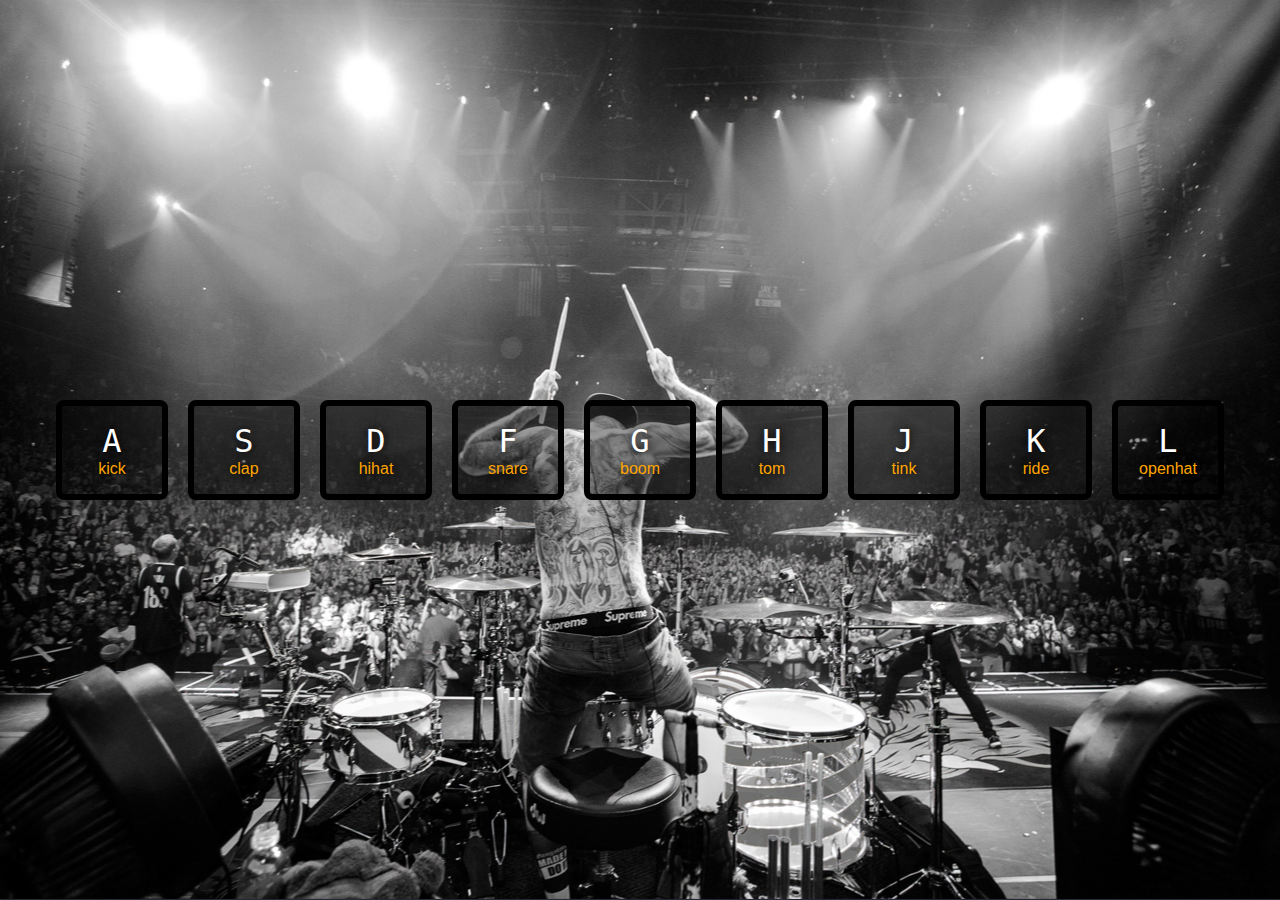
<file: 01_JavaScript_Project/index.html>
<!DOCTYPE html>
<html lang="en">
<head>
  <meta charset="UTF-8">
  <meta name="viewport" content="width=device-width, initial-scale=1.0">
  <title>JavaScript Drum Kit</title>
  <link rel="stylesheet" href="stye.css">
  <link rel="icon" href="https://fav.farm/✅" />
</head>
<body>

  <div class="keys">
    <div data-key="65" class="key">
      <kbd>A</kbd>
      <span class="sound">kick</span>
    </div>
    <div data-key="83" class="key">
      <kbd>S</kbd>
      <span class="sound">clap</span>
    </div>
    <div data-key="68" class="key">
      <kbd>D</kbd>
      <span class="sound">hihat</span>
    </div>
    <div data-key="70" class="key">
      <kbd>F</kbd>
      <span class="sound">snare</span>
    </div>
    <div data-key="71" class="key">
      <kbd>G</kbd>
      <span class="sound">boom</span>
    </div>
    <div data-key="72" class="key">
      <kbd>H</kbd>
      <span class="sound">tom</span>
    </div>    
    <div data-key="74" class="key">
      <kbd>J</kbd>
      <span class="sound">tink</span>
    </div>
    <div data-key="75" class="key">
      <kbd>K</kbd>
      <span class="sound">ride</span>
    </div>
      <div data-key="76" class="key">
      <kbd>L</kbd>
      <span class="sound">openhat</span>
    </div>
  </div>


  <audio data-key="65" src="sounds/01 - JavaScript Drum Kit_sounds_kick.wav"></audio>
  <audio data-key="83" src="sounds/01 - JavaScript Drum Kit_sounds_clap.wav"></audio>
  <audio data-key="68" src="sounds/01 - JavaScript Drum Kit_sounds_hihat.wav"></audio>
  <audio data-key="70" src="sounds/01 - JavaScript Drum Kit_sounds_snare.wav"></audio>
  <audio data-key="71" src="sounds/01 - JavaScript Drum Kit_sounds_boom.wav"></audio>
  <audio data-key="72" src="sounds/01 - JavaScript Drum Kit_sounds_tom.wav"></audio>
  <audio data-key="74" src="sounds/01 - JavaScript Drum Kit_sounds_tink.wav"></audio>
  <audio data-key="75" src="sounds/01 - JavaScript Drum Kit_sounds_ride.wav"></audio>
  <audio data-key="76" src="sounds/01 - JavaScript Drum Kit_sounds_openhat.wav"></audio>


  <script src="drumkit.js"> </script>
</body>
</html>
</file>
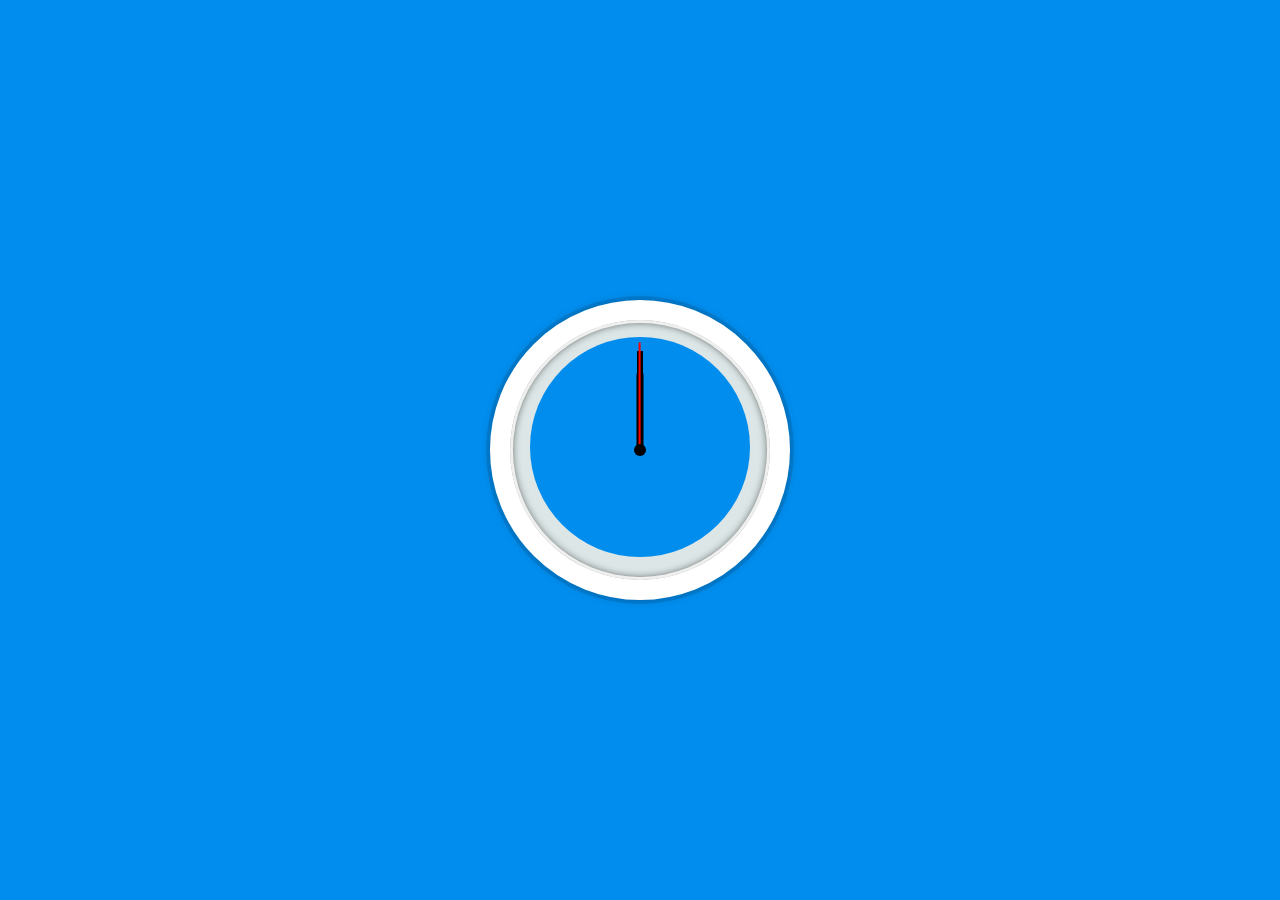
<file: 02_JavaScript_Clock-Project/index.html>
<!DOCTYPE html>
<html lang="en">
<head>
  <meta charset="UTF-8">
  <meta name="viewport" content="width=device-width, initial-scale=1.0">
  <title>CSS+JS Clock Project</title>
  <link rel="stylesheet" href="style.css">
  <link rel="icon" href="https://fav.farm/🔥" />
</head>
<body>
  <div class="clock">
    <div class="clock-face">
      <div class="hand hour-hand"></div>
      <div class="hand min-hand"></div>
      <div class="hand sec-hand"></div>
    </div>
  </div>

  <script src="clock.js"></script>
</body>
</html>
</file>
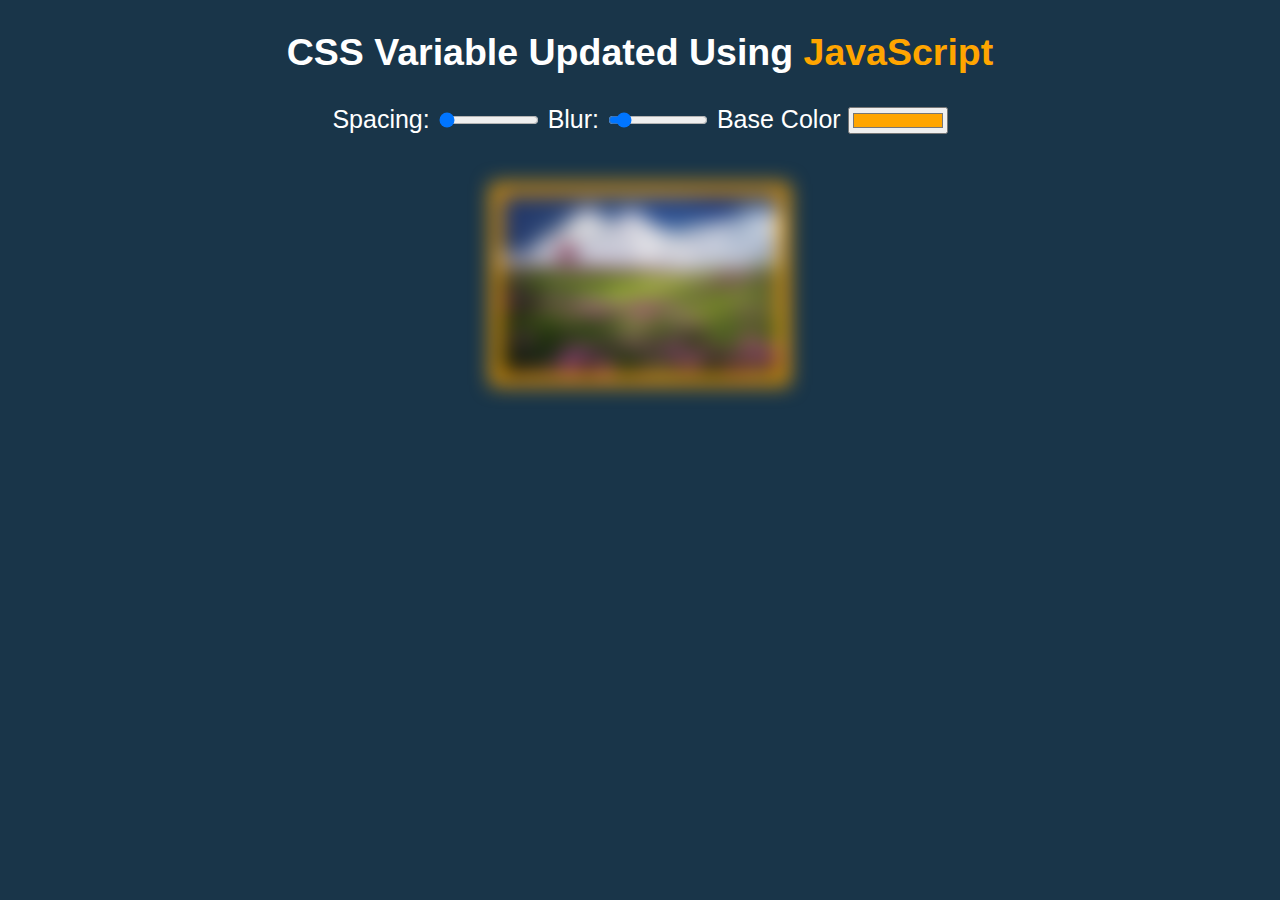
<file: 03_JavaScript_CSS-Variable-Update/index.html>
<!DOCTYPE html>
<html lang="en">
<head>
  <meta charset="UTF-8">
  <meta name="viewport" content="width=device-width, initial-scale=1.0">
  <title>CSS Variable Updated by JS </title>
  <link rel="stylesheet" href="style.css">
</head>
<body>
  <h2>CSS Variable Updated Using <span>JavaScript</span></h2>

  <div class="container">
    <label for="spacing">Spacing: </label>
    <input 
      type="range" 
      name="spacing" 
      value="10" 
      id="spacing" 
      min="10" 
      max="300" 
      data-sizing="px"
    >

    <label for="blur">Blur: </label>
    <input 
      type="range" 
      name="blur" 
      value="10" 
      id="blur" 
      min="0" 
      max="100" 
      data-sizing="px"
    >

    <label for="base">Base Color</label>
    <input 
      type="color" 
      name="base" 
      value="#FFA500" 
      id="base" 
    >
  </div>
  <img src="images.jpg">
  <script src="CssVariable.js"></script>
</body>
</html>
</file>
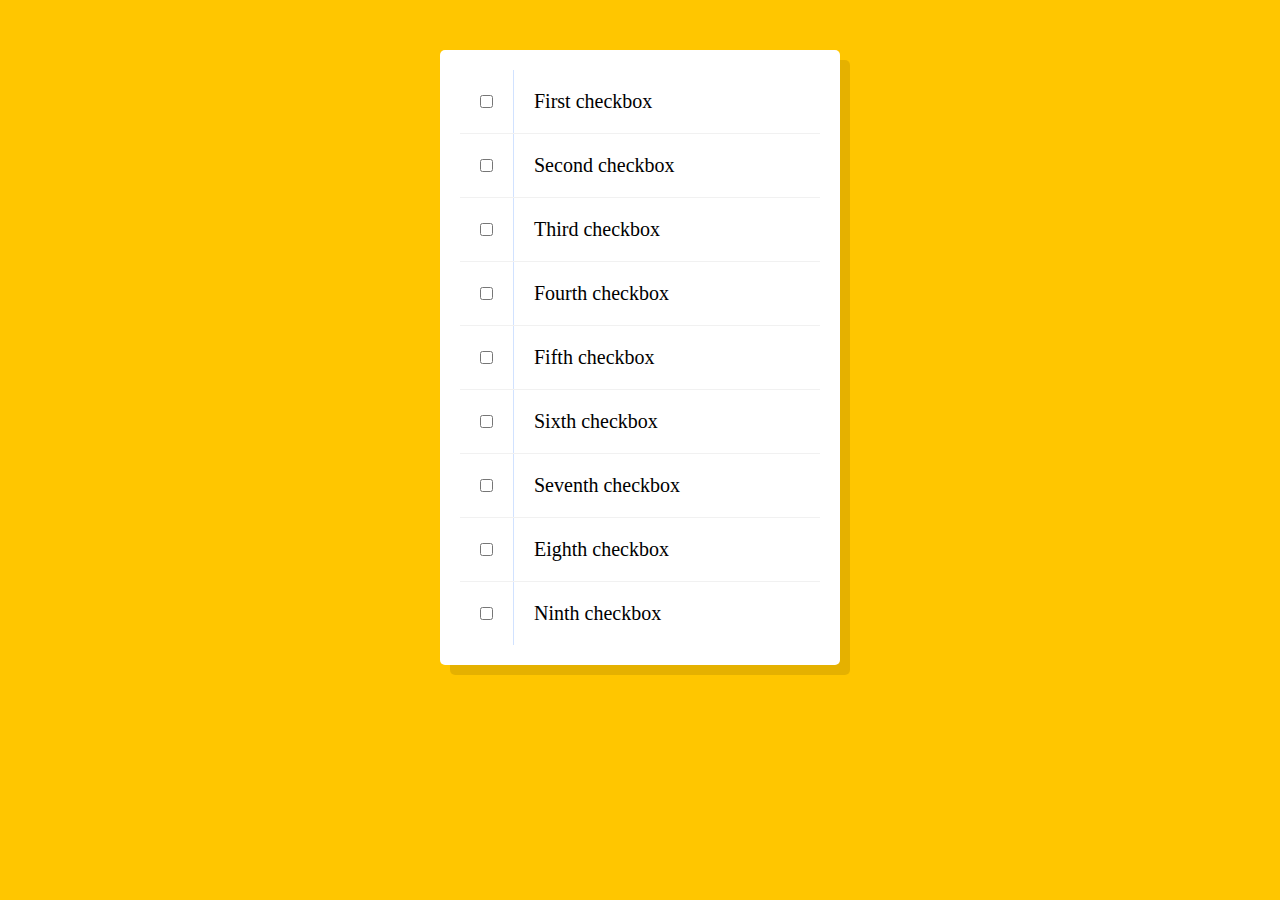
<file: 04_JavaScript_HoldShiftAndCheckCheckboxes/index.html>
<!DOCTYPE html>
<html lang="en">
<head>
  <meta charset="UTF-8">
  <meta name="viewport" content="width=device-width, initial-scale=1.0">
  <title>Hold Shift and Check Checkboxes</title>
  <link rel="stylesheet" href="style.css">
</head>
<body>
  <div class="inbox">
    <div class="item">
      <input type="checkbox">
      <p>First checkbox</p>
    </div>
    <div class="item">
      <input type="checkbox">
      <p>Second checkbox</p>
    </div>
    <div class="item">
      <input type="checkbox">
      <p>Third checkbox</p>
    </div>
    <div class="item">
      <input type="checkbox">
      <p>Fourth checkbox</p>
    </div>
    <div class="item">
      <input type="checkbox">
      <p>Fifth checkbox</p>
    </div>
        <div class="item">
      <input type="checkbox">
      <p>Sixth checkbox</p>
    </div>
        <div class="item">
      <input type="checkbox">
      <p>Seventh checkbox</p>
    </div>
        <div class="item">
      <input type="checkbox">
      <p>Eighth checkbox</p>
    </div>
        <div class="item">
      <input type="checkbox">
      <p>Ninth checkbox</p>
    </div>
  </div>

  <script src="checkCheckboxes.js"></script>
</body>
</html>
</file>
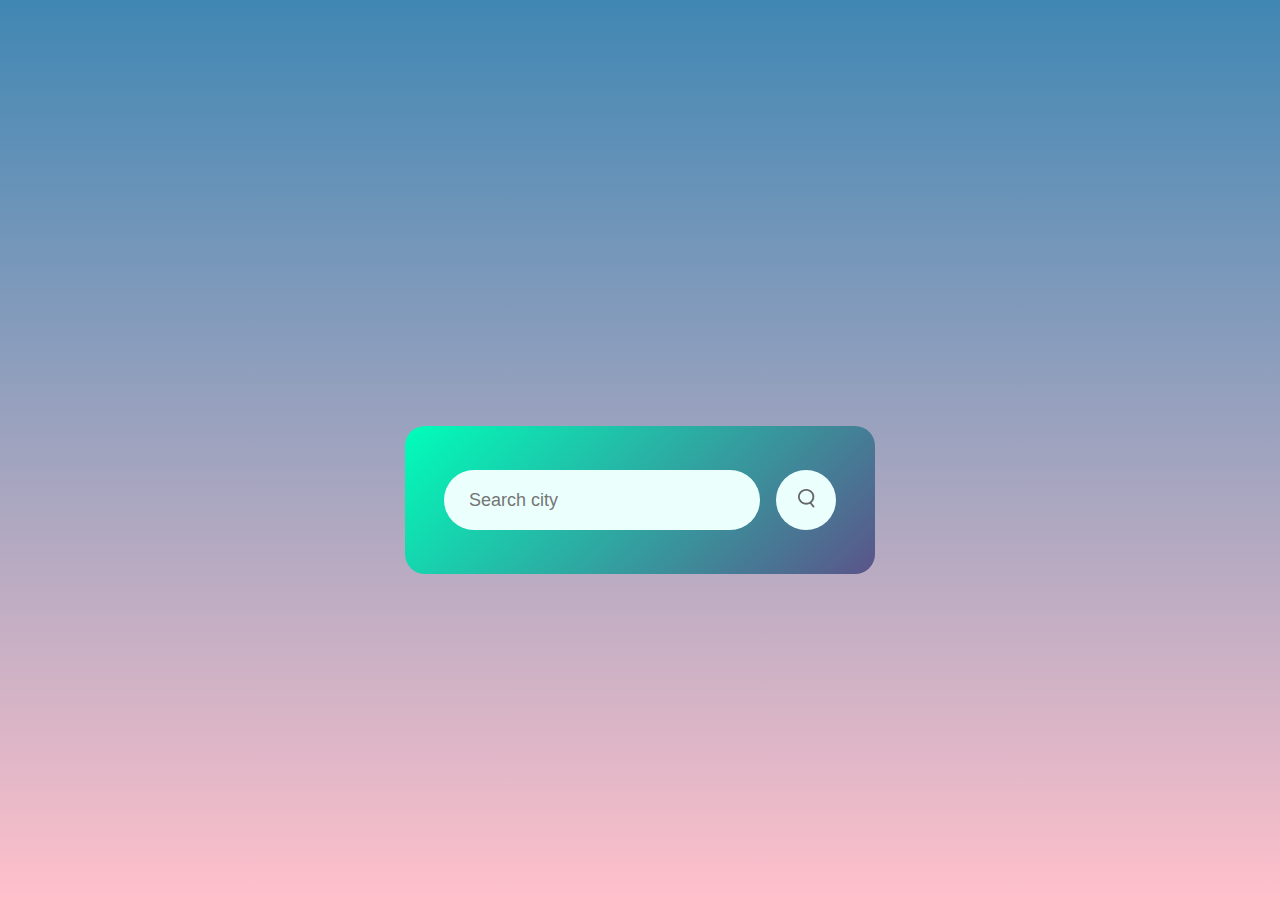
<file: 05_JS_WeatherUpdate_Project/index.html>
<!DOCTYPE html>
<html lang="en">
<head>
  <meta charset="UTF-8">
  <meta name="viewport" content="width=device-width, initial-scale=1.0">
  <title>Weather App</title>
  <link rel="stylesheet" href="style.css">
</head>
<body>
  <div class="container">
    <div class="searchbar">
      <input type="search" id="find" name="city" placeholder="Search city" spellcheck="false">
      <button><img src="Images/search.png"></button>
    </div>

    <div class="weather">
      <img src="Images/drizzle.png" class="weather-icon">
      <h1 class="temp">20°c</h1>
      <h2 class="cityName">Noida</h2>

      <div class="details">
        <div class="col">
          <img src="Images/humidity.png">
          <div>
            <p class="humidity">75%</p>
            <p>Humidity</p>
          </div>
        </div>

        <div class="col">
          <img src="Images/wind.png">
          <div>
            <p class="wind">12 km/h</p>
            <p>Wind Speed</p>
          </div>
        </div>
      </div>
    </div>
  </div>

  <script src="weather.js"></script>
</body>
</html>
</file>
<file: 01_JavaScript_Project/stye.css>
*{
  margin: 0;
  padding: 0;
  box-sizing: border-box; 
}

body{
  background: url("DrumKit-Background.png") bottom center;
  font-family: sans-serif;
}

.keys{
  min-width: 100vw;
  min-height: 100vh;
  display: flex;
  flex: 1;
  justify-content: center;
  align-items: center;
  gap: 20px;
}

.key{
  border: .4rem solid black;
  border-radius: .5rem;
  font-size: 1em;
  padding: 1rem .5rem;
  width: 7rem;
  text-align: center;
  color: orange;
  background: rgba(0,0,0,0.4);
  text-shadow: 0 0 .5rem black;
  transition: all 0.07s;
}

kbd{
  display: block;
  font-size: 2rem;
  color: white;
}

.playing{
  transform: scale(1.1);
  border-color: #ffc700;
  box-shadow: 0 0 1rem #ffc700;
}
</file>
<file: 02_JavaScript_Clock-Project/style.css>
*{
  padding: 0;
  margin: 0;
  box-sizing: border-box;
  background:  #018DED url(https://unsplash.it/1500/1000?image=881&blur=5);
  background-size: cover;
  font-family: 'helvetica neue';
  text-align: center;
  font-size: 10px;
}

body{
  display: flex;
  flex: 1;
  min-height: 100vh;
  align-items: center;
  font-size: 2rem;
}

.clock{
  width: 30rem;
  height: 30rem;
  background-color: rgba(220,230,230,1);
  border: 20px solid white;
  border-radius: 50%;
  margin: 50px auto;
  position: relative;
  padding: 2rem;
  box-shadow:
    0 0 0 4px rgba(0,0,0,0.1),
    inset 0 0 0 3px #EFEFEF,
    inset 0 0 10px black,
    0 0 10px rgba(0,0,0,0.2);
}

.clock-face{
  position: relative;
  width: 100%;
  height: 100%;
  border-radius: 50%;
  transform: translateY(-3px); 
}

.hand{
  background: black;
  height: 6px;
  position: absolute;
  top: 50%;
  right: 50%;
  transform-origin: 100%;
  transform: rotate(90deg);
  transition: all 0.05s;
  transition-timing-function: cubic-bezier(0.1, 2.7, 0.58, 1);
}

.hour-hand{
  width: 35%;
  height: 7px;
}

.min-hand{
  width: 45%;
  height: 6px;
}

.sec-hand {
  width: 48%;
  height: 2px;
  background: red;
}

.clock::after {
  content: "";
  width: 12px;
  height: 12px;
  background: black;
  border-radius: 50%;
  position: absolute;
  top: 50%;
  left: 50%;
  transform: translate(-50%, -50%);
}


.no-transition {
  transition: none !important;
}
</file>
<file: 03_JavaScript_CSS-Variable-Update/style.css>
:root{
  --base: #FFA500;
  --spacing: 10px;
  --blur: 10px;
}

img{
  padding: var(--spacing);
  background: var(--base);
  filter: blur(var(--blur));
}

span{
  color: var(--base);
}

body{
  text-align: center;
  background: #193549;
  color: white;
  font-family: 'helvetica neue', sans-serif;
  font-weight: 100;
  font-size: 25px;
}

.container{
  margin-bottom: 50px;
}

input {
  width: 100px;
}
</file>
<file: 04_JavaScript_HoldShiftAndCheckCheckboxes/style.css>
*{
  margin: 0;
  padding: 0;
  box-sizing: border-box;
}
html{
  font-family: sans-serif;
  background: #ffc600;
}

.inbox{
  background: white;;
  max-width: 400px;
  margin: 50px auto;
  border-radius: 5px;
  padding: 20px;
  box-shadow: 10px 10px 0 rgba(0,0,0,0.1);
}

.item{
  display: flex;
  align-items: center;
  border-bottom: 1px solid #F1F1F1;

}

.item:last-child {
  border-bottom: 0;
}

input:checked + p{
  background: #F9F9F9;
  text-decoration: line-through;
}

input[type="checkbox"] {
  margin: 20px;
  cursor: pointer;
}

p {
  margin: 0;
  padding: 20px;
  transition: 0.2s;
  flex: 1;
  font-family: 'helvetica neue';
  font-size: 20px;
  font-weight: 200;
  border-left: 1px solid #D1E2FF;
}
</file>
<file: 05_JS_WeatherUpdate_Project/style.css>
*{
  margin: 0;
  padding: 0;
  box-sizing: border-box;
  font-family: sans-serif;
}
body{
  background: linear-gradient(rgb(64, 135, 179), pink);
  width: 100vw;
  height: 100vh;
  display: flex;
  justify-content: center;
  align-items: center;
  transition: all 0.5s ease;

}

.container{
  background: linear-gradient(135deg, #00feba, #5b548a);
  width: 90%;
  max-width: 470px;
  color: #fff;
  margin: 100px auto 0px;
  padding: 40px 35px;
  border-radius: 20px;
  text-align: center;
}

.searchbar{
  display: flex;
  width: 100%;
  align-items: center;
  justify-content: space-between;
  border-radius: 4px;
  padding: 4px;
}

.searchbar input{
  border: 0;
  outline: 0;
  background: #ebfffc;
  color: #555;
  width: 100%;
  height: 60px;
  border-radius: 30px;
  flex: 1;
  padding: 10px 25px;
  margin-right: 16px;
  font-size: 18px;
}

.searchbar button{
  border: 0;
  outline: 0;
  background: #ebfffc; 
  border-radius: 50%;
  width: 60px;
  height: 60px;
  cursor: pointer;
}

.searchbar button img{
  width: 17px;
}

.weather{
  display: none;
}

.weather-icon{
  width: 170px;
  margin-top: 30px;
}

.weather h1{
  font-size: 70px;
  font-weight: 500;
}

.weather h2{
  font-size: 40px;
  font-weight: 400;
  margin-top: -10px;
}

.details{
  display: flex;
  justify-content: space-between;
  align-items: center;
  padding: 0 20px;
  margin-top: 50px;
}

.col{
  display: flex;
  align-items: center;
  text-align: left;
}

.col img{
  width: 40px;
  margin-right: 10px;
}

.humidity, .wind{
  font-size: 28px;
  margin-top: -6px;
}
</file>
